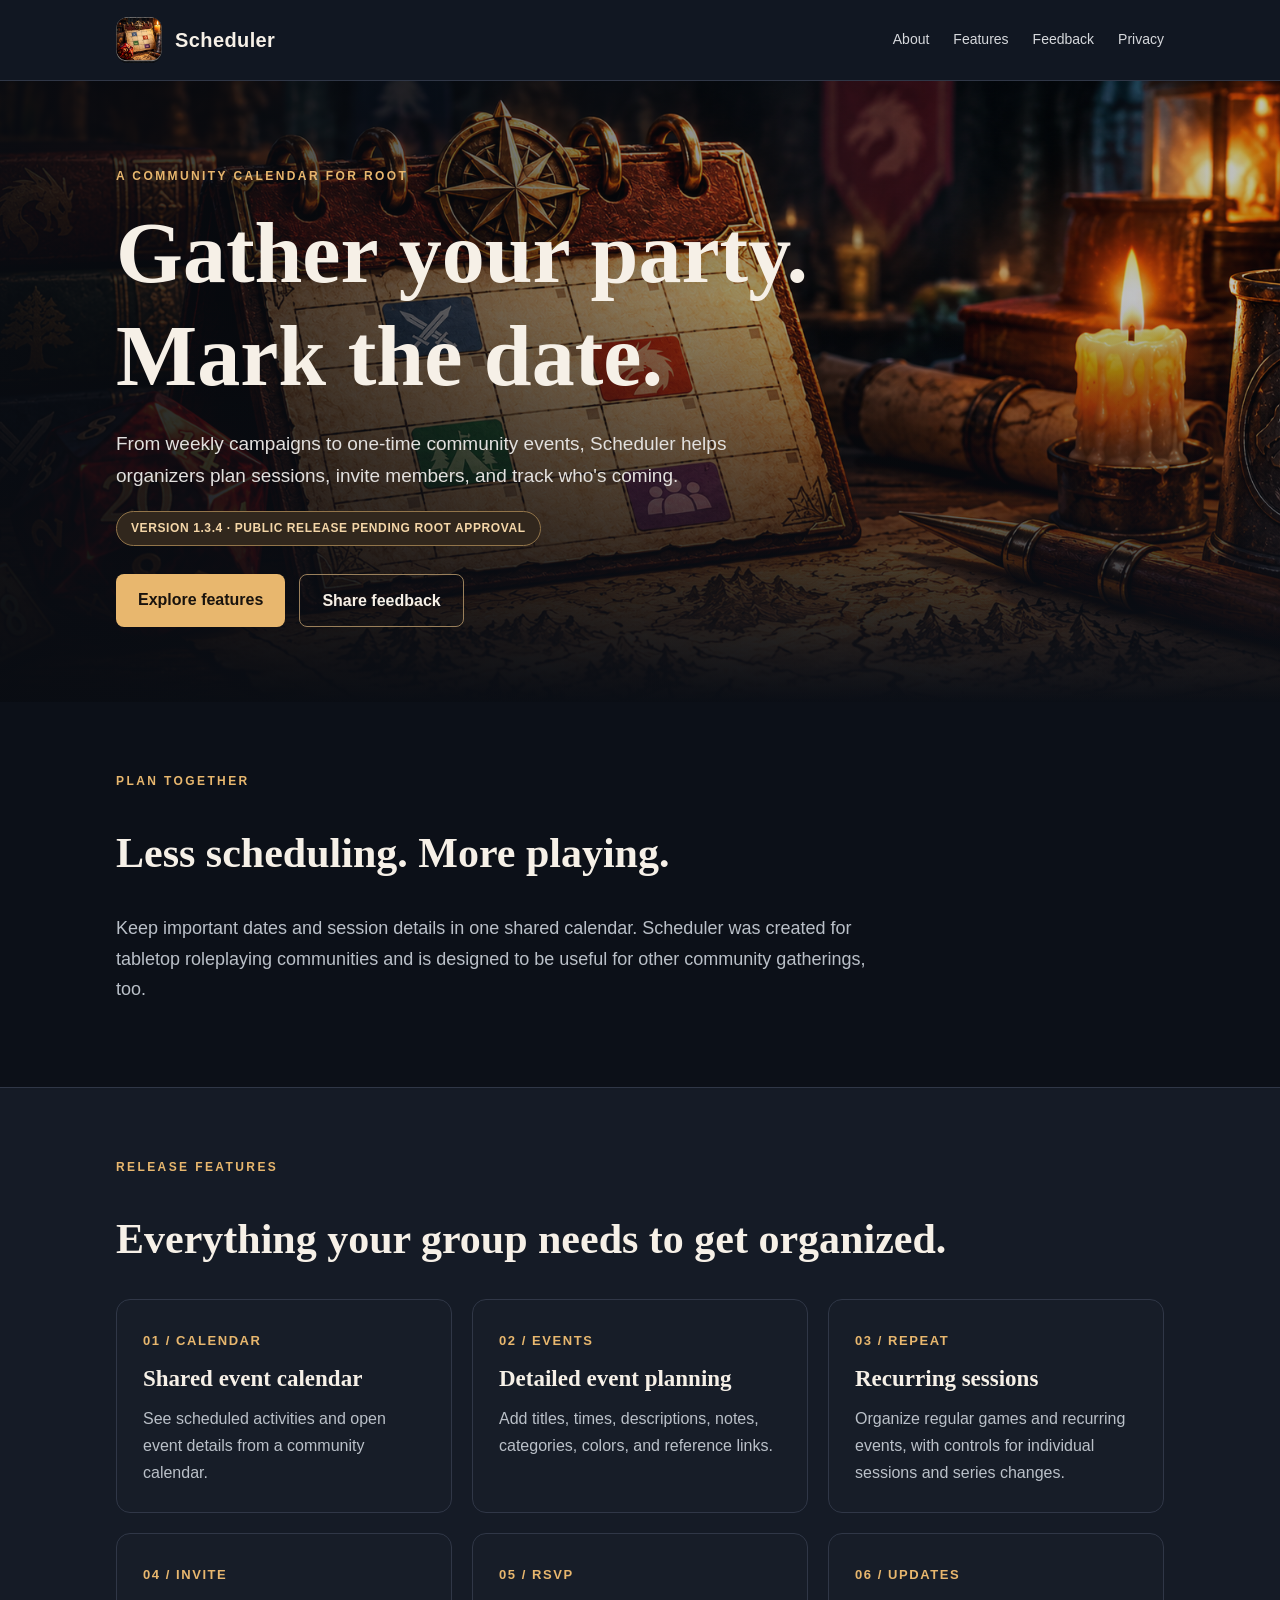
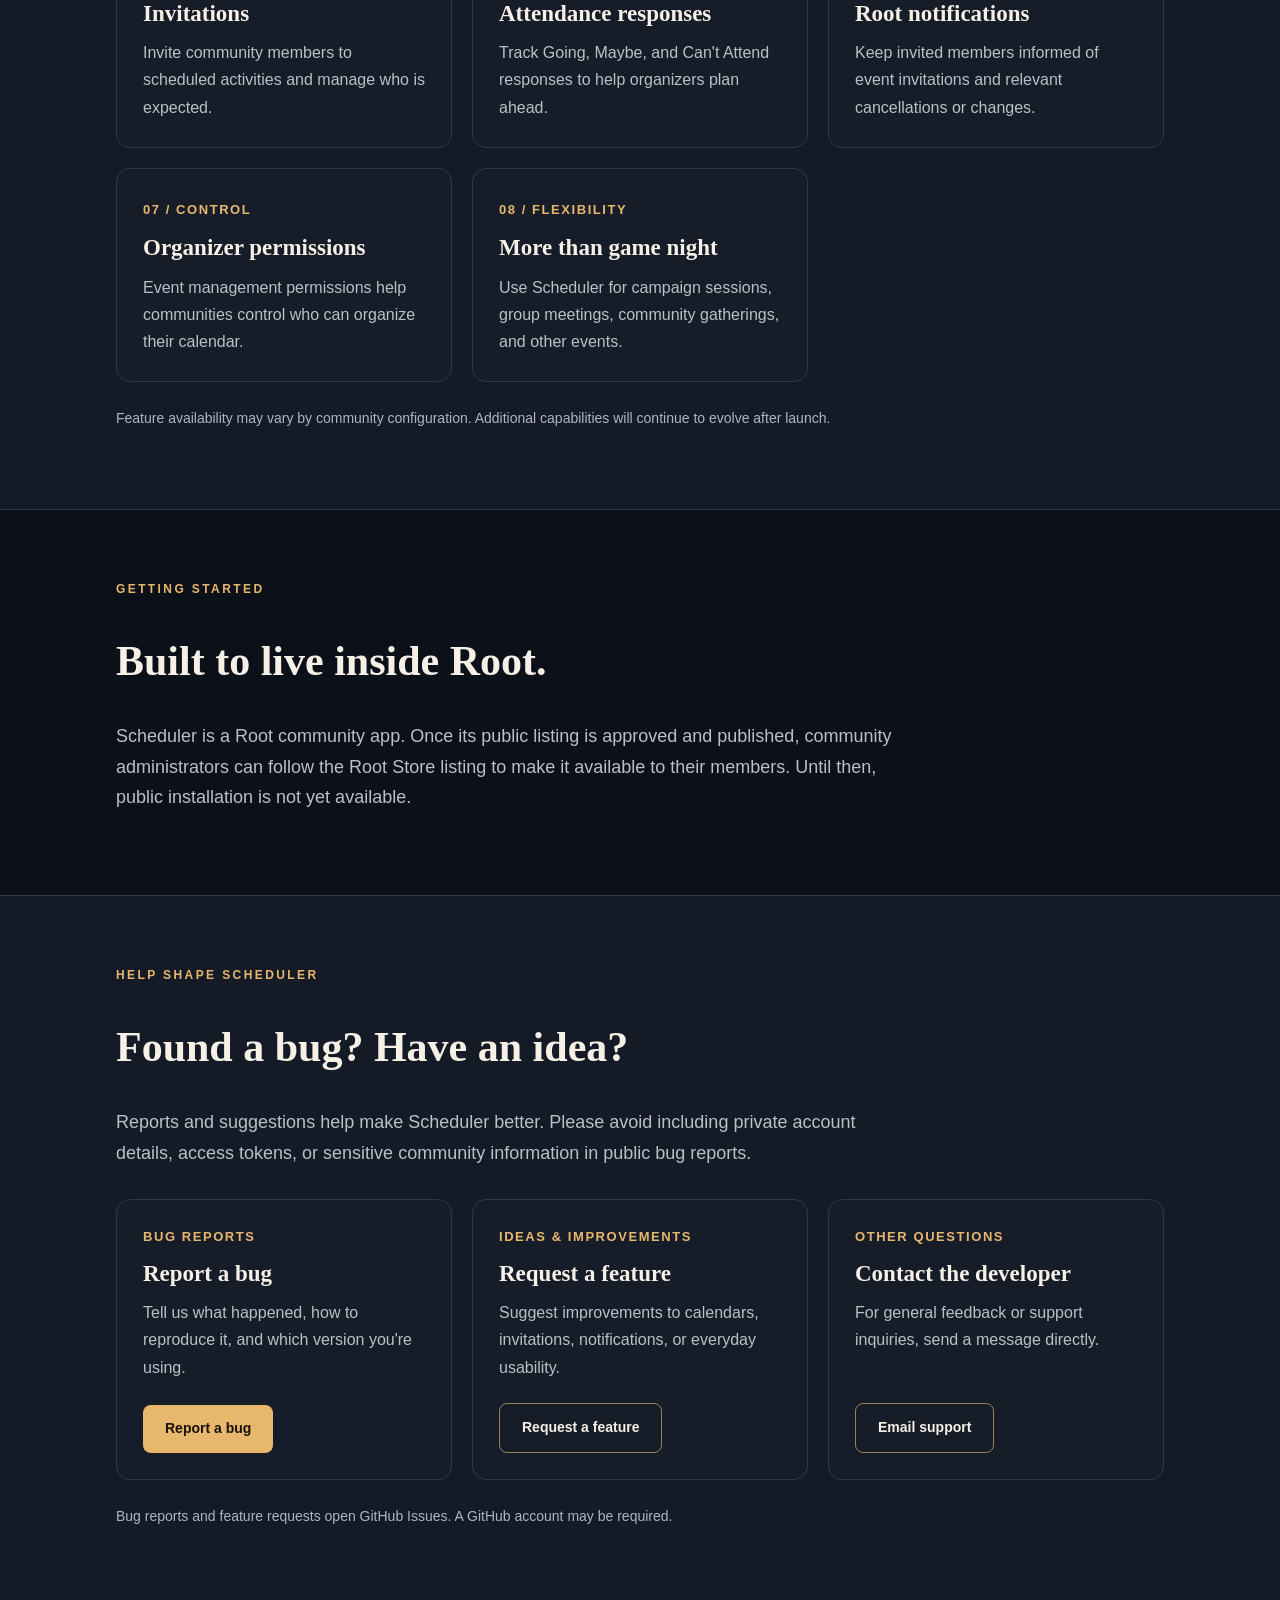
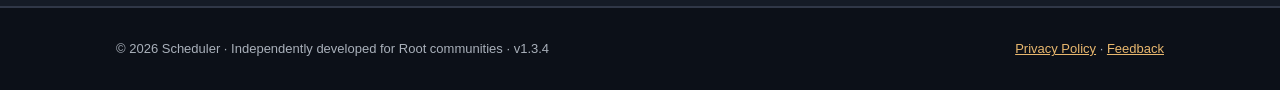
<file: index.html>
<!DOCTYPE html>
<html lang="en"><head><meta charset="utf-8"><meta name="viewport" content="width=device-width,initial-scale=1"><meta name="description" content="Scheduler for Root communities — events, recurring sessions, invitations, RSVP and notifications."><title>Scheduler | Community Calendar for Root</title><link rel="icon" href="assets/icon.png"><link rel="stylesheet" href="styles.css"></head>
<body><header><nav class="wrap"><a class="brand" href="index.html"><img src="assets/icon.png" alt="Scheduler icon">Scheduler</a><div class="links"><a href="#about">About</a><a href="#features">Features</a><a href="#feedback">Feedback</a><a href="privacy.html">Privacy</a></div></nav></header>
<main><div class="hero"><div class="hero-content"><span class="eyebrow">A community calendar for Root</span><h1>Gather your party.<br>Mark the date.</h1><p class="lead">From weekly campaigns to one-time community events, Scheduler helps organizers plan sessions, invite members, and track who's coming.</p><span class="pill">VERSION 1.3.4 · PUBLIC RELEASE PENDING ROOT APPROVAL</span><div class="actions"><a class="button" href="#features">Explore features</a><a class="button secondary" href="#feedback">Share feedback</a></div></div></div>
<section id="about"><div class="wrap"><span class="eyebrow">Plan together</span><h2>Less scheduling. More playing.</h2><p class="intro">Keep important dates and session details in one shared calendar. Scheduler was created for tabletop roleplaying communities and is designed to be useful for other community gatherings, too.</p></div></section>
<section id="features" class="band"><div class="wrap"><span class="eyebrow">Release features</span><h2>Everything your group needs to get organized.</h2><div class="cards">
<article class="card"><span class="num">01 / CALENDAR</span><h3>Shared event calendar</h3><p>See scheduled activities and open event details from a community calendar.</p></article>
<article class="card"><span class="num">02 / EVENTS</span><h3>Detailed event planning</h3><p>Add titles, times, descriptions, notes, categories, colors, and reference links.</p></article>
<article class="card"><span class="num">03 / REPEAT</span><h3>Recurring sessions</h3><p>Organize regular games and recurring events, with controls for individual sessions and series changes.</p></article>
<article class="card"><span class="num">04 / INVITE</span><h3>Invitations</h3><p>Invite community members to scheduled activities and manage who is expected.</p></article>
<article class="card"><span class="num">05 / RSVP</span><h3>Attendance responses</h3><p>Track Going, Maybe, and Can't Attend responses to help organizers plan ahead.</p></article>
<article class="card"><span class="num">06 / UPDATES</span><h3>Root notifications</h3><p>Keep invited members informed of event invitations and relevant cancellations or changes.</p></article>
<article class="card"><span class="num">07 / CONTROL</span><h3>Organizer permissions</h3><p>Event management permissions help communities control who can organize their calendar.</p></article>
<article class="card"><span class="num">08 / FLEXIBILITY</span><h3>More than game night</h3><p>Use Scheduler for campaign sessions, group meetings, community gatherings, and other events.</p></article>
</div><p class="fineprint">Feature availability may vary by community configuration. Additional capabilities will continue to evolve after launch.</p></div></section>
<section id="getting-started"><div class="wrap"><span class="eyebrow">Getting started</span><h2>Built to live inside Root.</h2><p class="intro">Scheduler is a Root community app. Once its public listing is approved and published, community administrators can follow the Root Store listing to make it available to their members. Until then, public installation is not yet available.</p></div></section>
<section id="feedback" class="band"><div class="wrap"><span class="eyebrow">Help shape Scheduler</span><h2>Found a bug? Have an idea?</h2><p class="intro">Reports and suggestions help make Scheduler better. Please avoid including private account details, access tokens, or sensitive community information in public bug reports.</p><div class="cards feedback-cards"><article class="card"><span class="num">BUG REPORTS</span><h3>Report a bug</h3><p>Tell us what happened, how to reproduce it, and which version you're using.</p><div class="actions"><a class="button" id="bug-link" href="mailto:patrickleerobinson@gmail.com?subject=Scheduler%20v1.3.4%20Bug%20Report">Report a bug</a></div></article><article class="card"><span class="num">IDEAS & IMPROVEMENTS</span><h3>Request a feature</h3><p>Suggest improvements to calendars, invitations, notifications, or everyday usability.</p><div class="actions"><a class="button secondary" id="feature-link" href="mailto:patrickleerobinson@gmail.com?subject=Scheduler%20Feature%20Request">Request a feature</a></div></article><article class="card"><span class="num">OTHER QUESTIONS</span><h3>Contact the developer</h3><p>For general feedback or support inquiries, send a message directly.</p><div class="actions"><a class="button secondary" href="mailto:patrickleerobinson@gmail.com?subject=Scheduler%20Question">Email support</a></div></article></div><p class="fineprint" id="feedback-note">GitHub issue links can be enabled by entering your repository address in <code>site-config.js</code>. Email works in the meantime.</p></div></section>
</main><footer><div class="wrap"><span>© 2026 Scheduler · Independently developed for Root communities · v1.3.4</span><span><a href="privacy.html">Privacy Policy</a> · <a href="#feedback">Feedback</a></span></div></footer><script src="site-config.js"></script></body></html>
</file>
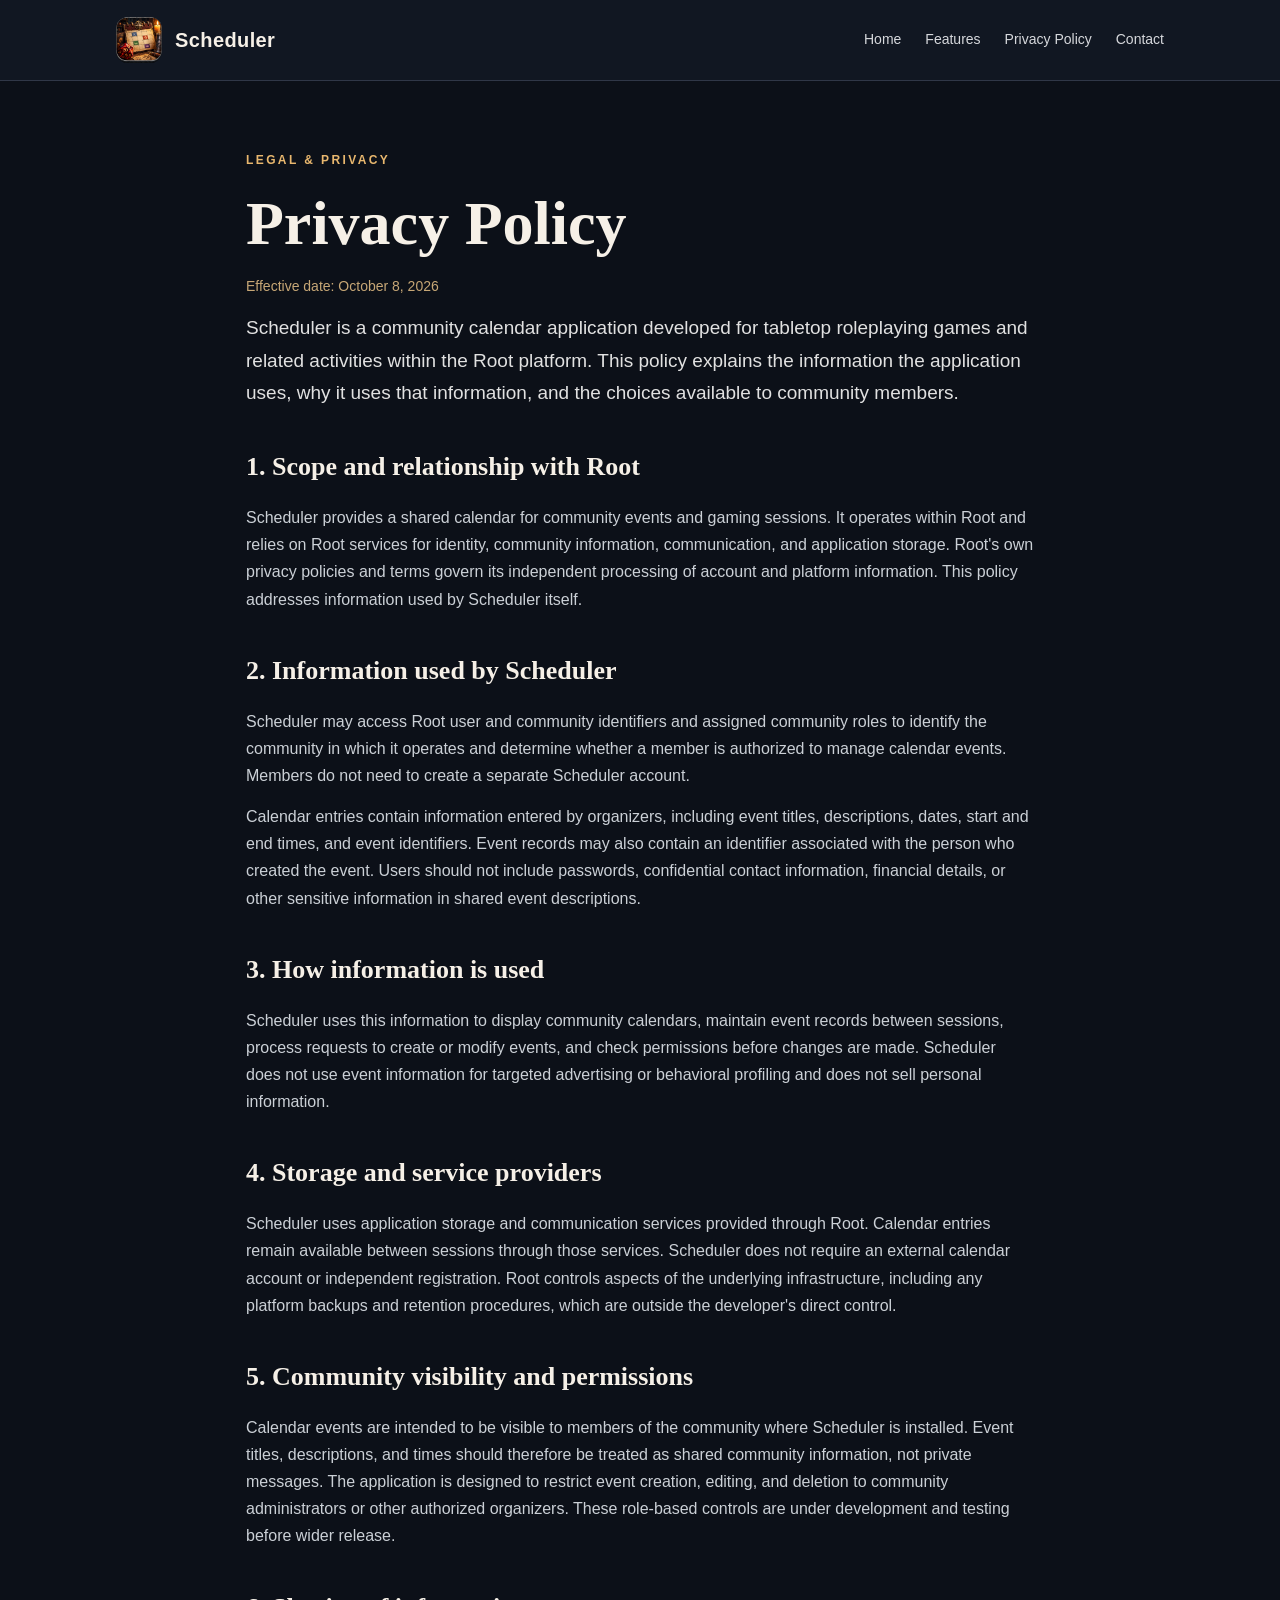
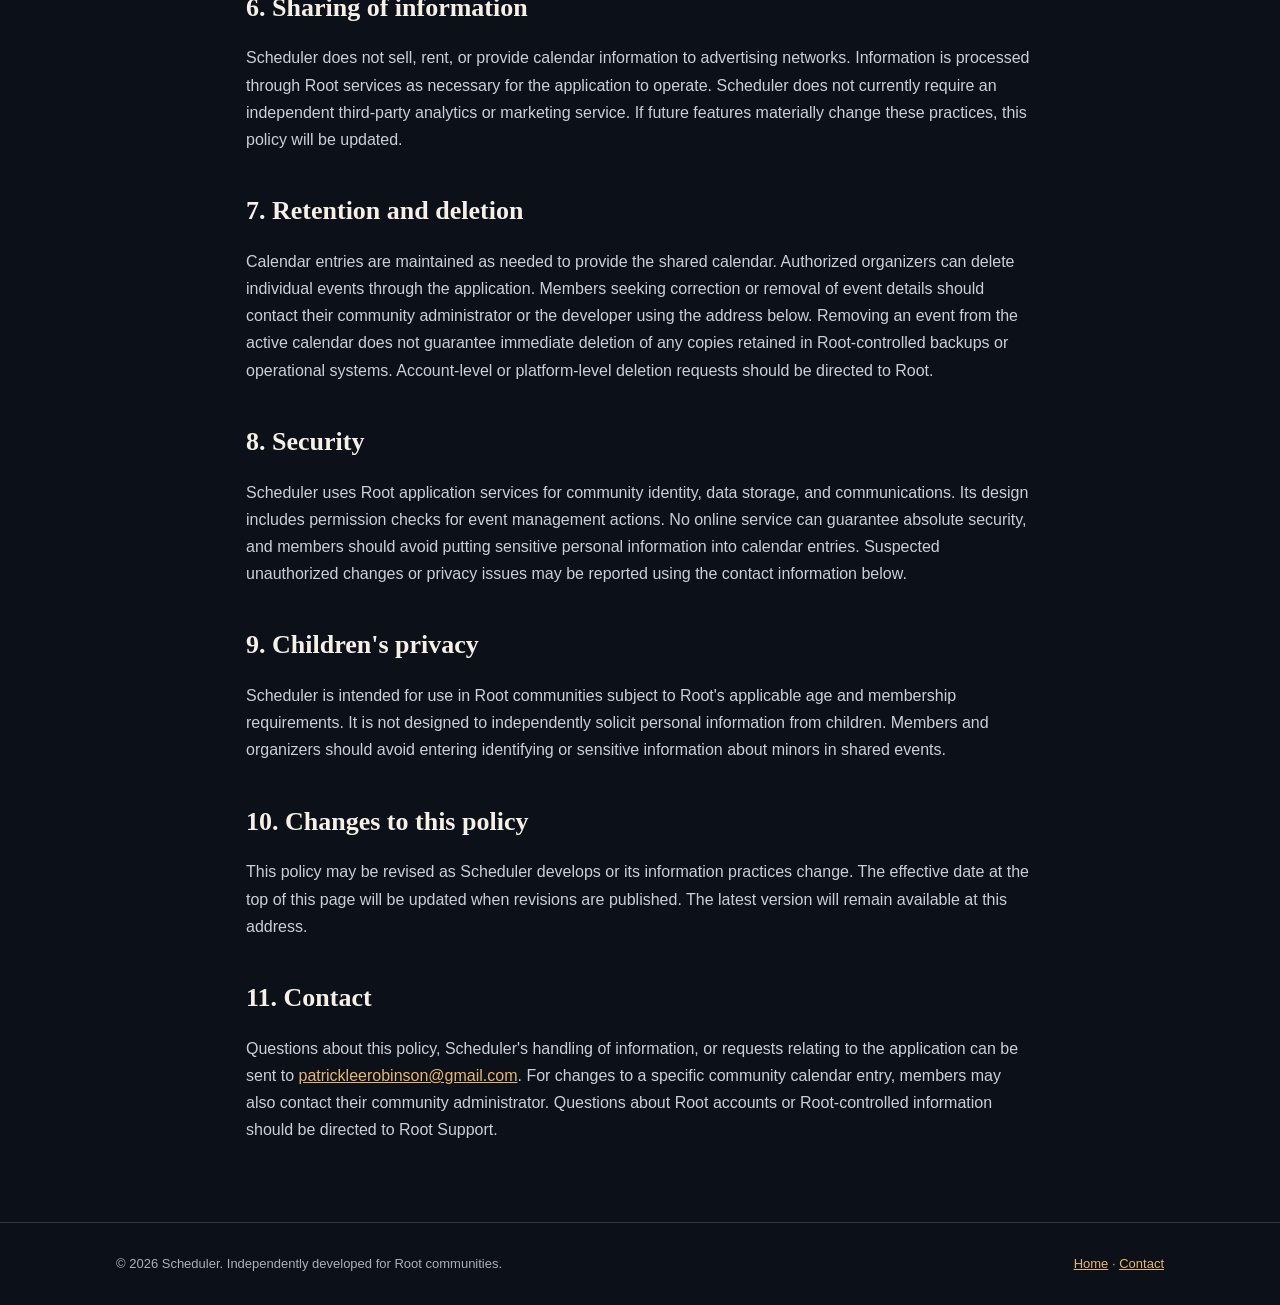
<file: privacy.html>
<!DOCTYPE html><html lang="en"><head><meta charset="utf-8"><meta name="viewport" content="width=device-width, initial-scale=1"><meta name="description" content="Privacy Policy for Scheduler, a tabletop RPG calendar application for Root communities."><title>Privacy Policy | Scheduler</title><link rel="icon" href="assets/icon.png"><link rel="stylesheet" href="styles.css"></head><body><header><nav class="wrap"><a class="brand" href="index.html"><img src="assets/icon.png" alt="Scheduler app icon">Scheduler</a><div class="links"><a href="index.html">Home</a><a href="index.html#features">Features</a><a href="privacy.html" aria-current="page">Privacy Policy</a><a href="mailto:patrickleerobinson@gmail.com">Contact</a></div></nav></header><main><section><article class="wrap policy"><span class="eyebrow">Legal &amp; privacy</span><h1>Privacy Policy</h1><p class="meta">Effective date: October 8, 2026</p><p class="policy-intro">Scheduler is a community calendar application developed for tabletop roleplaying games and related activities within the Root platform. This policy explains the information the application uses, why it uses that information, and the choices available to community members.</p><h2>1. Scope and relationship with Root</h2><p>Scheduler provides a shared calendar for community events and gaming sessions. It operates within Root and relies on Root services for identity, community information, communication, and application storage. Root's own privacy policies and terms govern its independent processing of account and platform information. This policy addresses information used by Scheduler itself.</p><h2>2. Information used by Scheduler</h2><p>Scheduler may access Root user and community identifiers and assigned community roles to identify the community in which it operates and determine whether a member is authorized to manage calendar events. Members do not need to create a separate Scheduler account.</p><p>Calendar entries contain information entered by organizers, including event titles, descriptions, dates, start and end times, and event identifiers. Event records may also contain an identifier associated with the person who created the event. Users should not include passwords, confidential contact information, financial details, or other sensitive information in shared event descriptions.</p><h2>3. How information is used</h2><p>Scheduler uses this information to display community calendars, maintain event records between sessions, process requests to create or modify events, and check permissions before changes are made. Scheduler does not use event information for targeted advertising or behavioral profiling and does not sell personal information.</p><h2>4. Storage and service providers</h2><p>Scheduler uses application storage and communication services provided through Root. Calendar entries remain available between sessions through those services. Scheduler does not require an external calendar account or independent registration. Root controls aspects of the underlying infrastructure, including any platform backups and retention procedures, which are outside the developer's direct control.</p><h2>5. Community visibility and permissions</h2><p>Calendar events are intended to be visible to members of the community where Scheduler is installed. Event titles, descriptions, and times should therefore be treated as shared community information, not private messages. The application is designed to restrict event creation, editing, and deletion to community administrators or other authorized organizers. These role-based controls are under development and testing before wider release.</p><h2>6. Sharing of information</h2><p>Scheduler does not sell, rent, or provide calendar information to advertising networks. Information is processed through Root services as necessary for the application to operate. Scheduler does not currently require an independent third-party analytics or marketing service. If future features materially change these practices, this policy will be updated.</p><h2>7. Retention and deletion</h2><p>Calendar entries are maintained as needed to provide the shared calendar. Authorized organizers can delete individual events through the application. Members seeking correction or removal of event details should contact their community administrator or the developer using the address below. Removing an event from the active calendar does not guarantee immediate deletion of any copies retained in Root-controlled backups or operational systems. Account-level or platform-level deletion requests should be directed to Root.</p><h2>8. Security</h2><p>Scheduler uses Root application services for community identity, data storage, and communications. Its design includes permission checks for event management actions. No online service can guarantee absolute security, and members should avoid putting sensitive personal information into calendar entries. Suspected unauthorized changes or privacy issues may be reported using the contact information below.</p><h2>9. Children's privacy</h2><p>Scheduler is intended for use in Root communities subject to Root's applicable age and membership requirements. It is not designed to independently solicit personal information from children. Members and organizers should avoid entering identifying or sensitive information about minors in shared events.</p><h2>10. Changes to this policy</h2><p>This policy may be revised as Scheduler develops or its information practices change. The effective date at the top of this page will be updated when revisions are published. The latest version will remain available at this address.</p><h2>11. Contact</h2><p>Questions about this policy, Scheduler's handling of information, or requests relating to the application can be sent to <a href="mailto:patrickleerobinson@gmail.com">patrickleerobinson@gmail.com</a>. For changes to a specific community calendar entry, members may also contact their community administrator. Questions about Root accounts or Root-controlled information should be directed to Root Support.</p></article></section></main><footer><div class="wrap"><span>© 2026 Scheduler. Independently developed for Root communities.</span><span><a href="index.html">Home</a> · <a href="mailto:patrickleerobinson@gmail.com">Contact</a></span></div></footer></body></html>
</file>
<file: styles.css>
:root{color-scheme:dark;--bg:#0c1018;--panel:#171d28;--ink:#f6f0e7;--muted:#bac0c8;--gold:#e8b76e;--line:#303747}*{box-sizing:border-box}html{scroll-behavior:smooth}body{margin:0;background:var(--bg);color:var(--ink);font-family:Inter,Segoe UI,Arial,sans-serif;line-height:1.7}a{color:var(--gold)}.wrap{max-width:1100px;margin:auto;padding:0 26px}header{background:#111722;border-bottom:1px solid var(--line)}nav{min-height:80px;display:flex;align-items:center;justify-content:space-between;gap:20px}.brand{display:flex;align-items:center;gap:13px;color:var(--ink);font-weight:750;text-decoration:none;letter-spacing:.02em;font-size:20px}.brand img{height:46px;width:46px;border-radius:12px}.links{display:flex;gap:24px;flex-wrap:wrap}.links a{text-decoration:none;color:#d6d8dc;font-size:14px}.links a:hover{color:var(--gold)}.hero{position:relative;min-height:510px;display:flex;align-items:end;background:linear-gradient(90deg,rgba(9,12,18,.90),rgba(9,12,18,.26) 75%),linear-gradient(0deg,#0c1018,transparent 65%),url('assets/banner.png') center 45%/cover}.hero-content{padding:80px 26px 75px;width:100%;max-width:1100px;margin:auto}.eyebrow{text-transform:uppercase;letter-spacing:.2em;font-size:12px;font-weight:800;color:var(--gold)}h1,h2,h3{font-family:Georgia,'Times New Roman',serif;line-height:1.2}h1{font-size:clamp(48px,7vw,86px);margin:14px 0}h2{font-size:clamp(28px,4vw,42px)}.lead{max-width:640px;font-size:19px;color:#e2e0de}.pill{display:inline-block;border:1px solid #92754a;background:#31271d;padding:6px 14px;border-radius:50px;color:#f4d6a8;font-size:12px;font-weight:700;letter-spacing:.05em}.actions{display:flex;gap:14px;margin-top:28px;flex-wrap:wrap}.button{display:inline-block;background:var(--gold);color:#19130d;text-decoration:none;padding:12px 22px;border-radius:8px;font-weight:800}.button.secondary{background:transparent;border:1px solid #9a805b;color:var(--ink)}section{padding:64px 0}.intro{max-width:780px;color:var(--muted);font-size:18px}.cards{display:grid;grid-template-columns:repeat(3,minmax(0,1fr));gap:20px;margin-top:30px}.card{background:var(--panel);border:1px solid var(--line);border-radius:14px;padding:26px}.card .num{font-size:13px;color:var(--gold);font-weight:800;letter-spacing:.12em}.card h3{font-size:23px;margin:12px 0}.card p{color:var(--muted);margin:0}.band{background:#151b26;border-top:1px solid var(--line);border-bottom:1px solid var(--line)}.policy{max-width:840px;margin:0 auto}.policy h1{font-size:clamp(38px,5vw,62px)}.policy h2{font-size:26px;margin-top:42px}.policy p{color:#cbd0d6;margin:14px 0}.policy .meta{color:#c7a776;font-size:14px}.policy-intro{font-size:19px!important;color:#e1e1e1!important}footer{border-top:1px solid var(--line);padding:30px 0;color:#a9b0ba;font-size:13px}footer .wrap{display:flex;justify-content:space-between;gap:18px;flex-wrap:wrap}@media(max-width:720px){nav{align-items:flex-start;padding:18px 0;flex-direction:column}.links{gap:16px}.hero{min-height:480px}.cards{grid-template-columns:1fr}section{padding:44px 0}}

.fineprint{color:#aeb5c0;font-size:14px;margin-top:25px;max-width:860px}.feedback-cards .card{display:flex;flex-direction:column}.feedback-cards .actions{margin-top:auto;padding-top:22px}.feedback-cards .button{font-size:14px}.card h3{overflow-wrap:anywhere}a:focus-visible{outline:3px solid var(--gold);outline-offset:4px}@media(max-width:720px){.hero-content{padding-top:95px}.feedback-cards .actions{margin-top:18px}}
</file>
